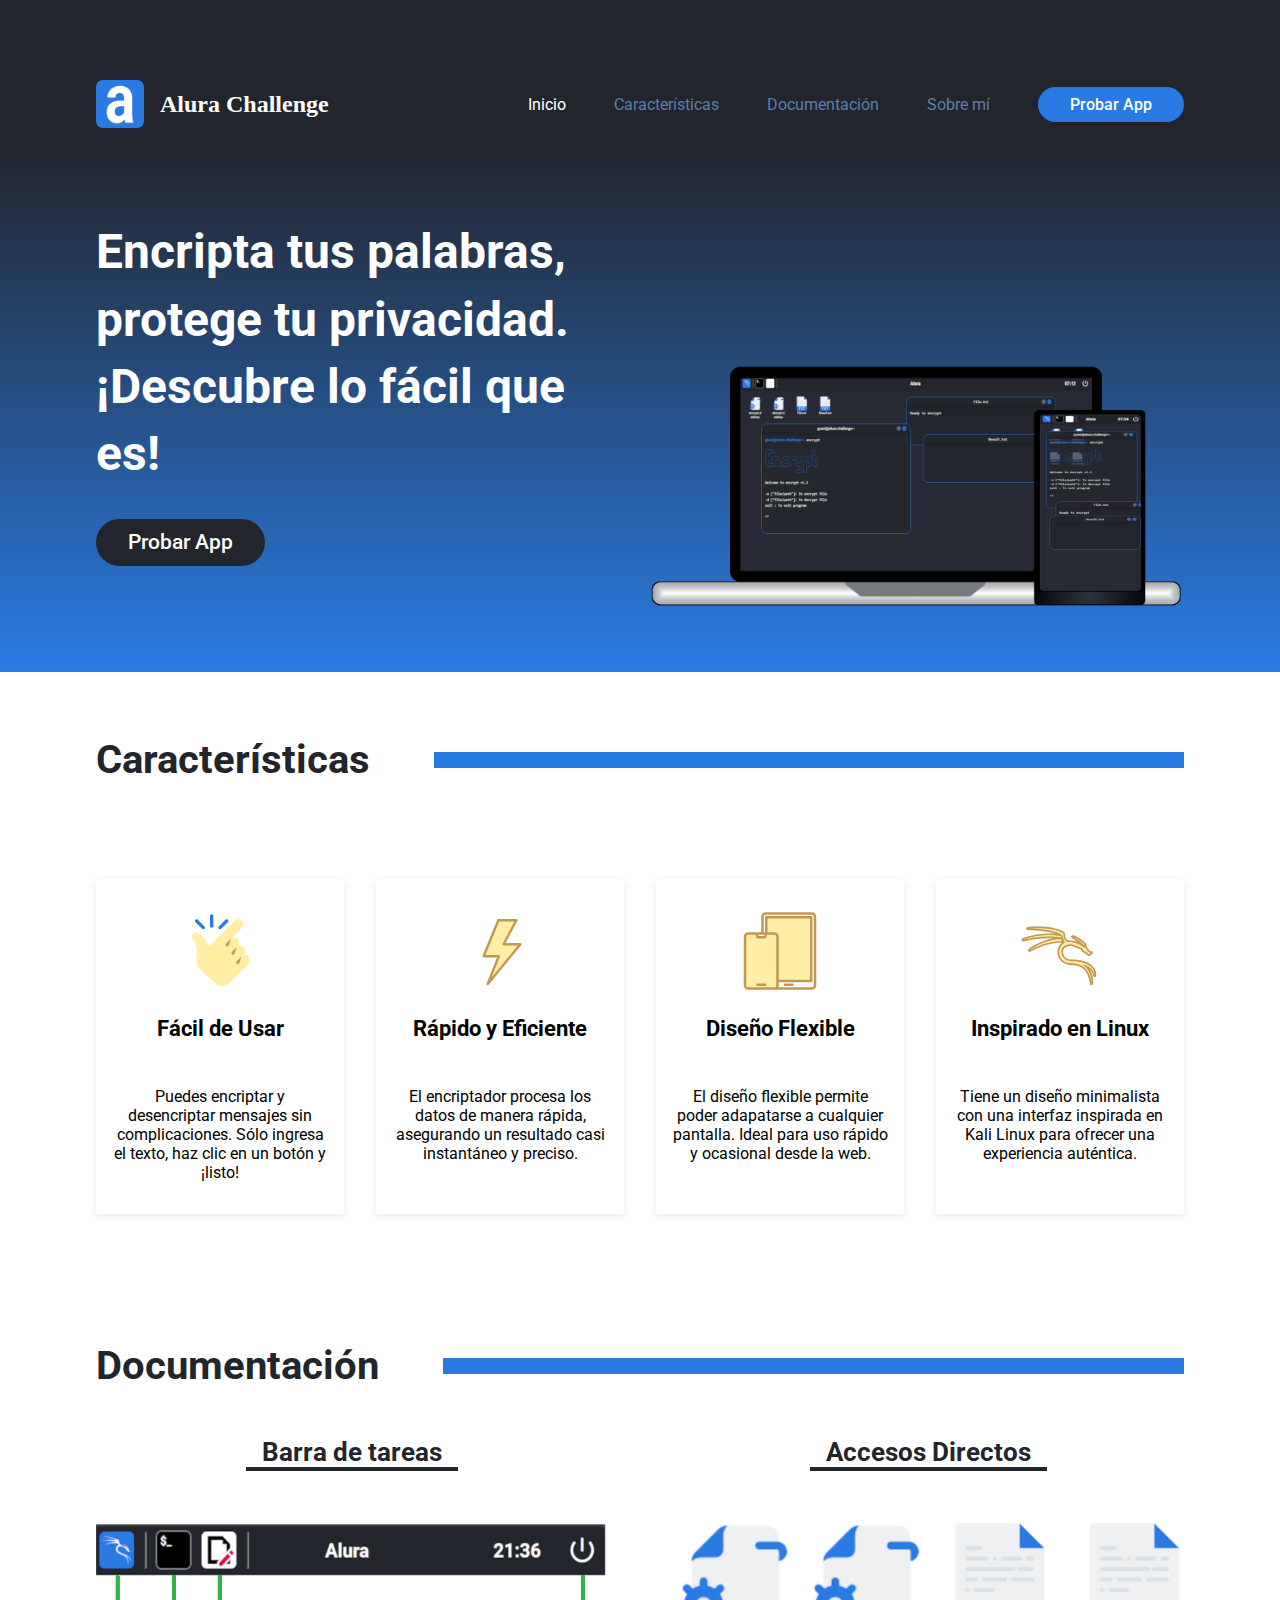
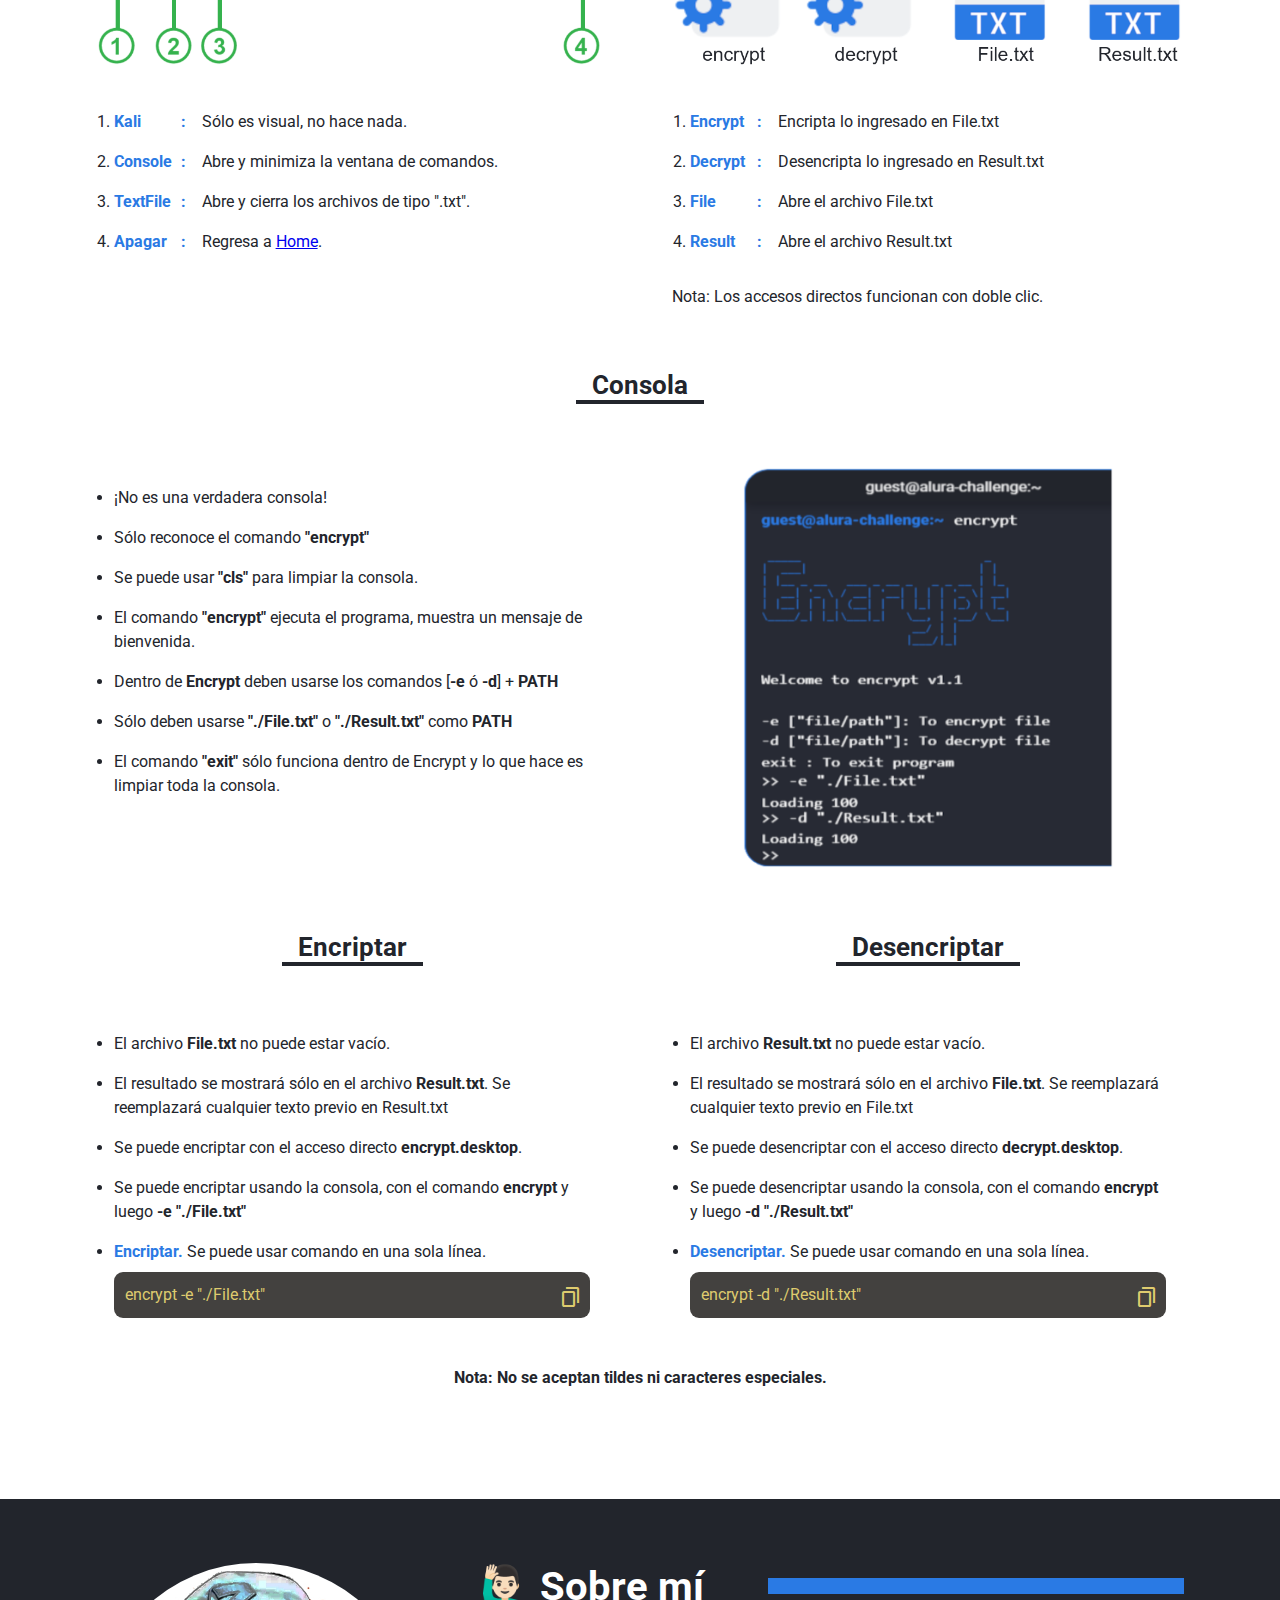
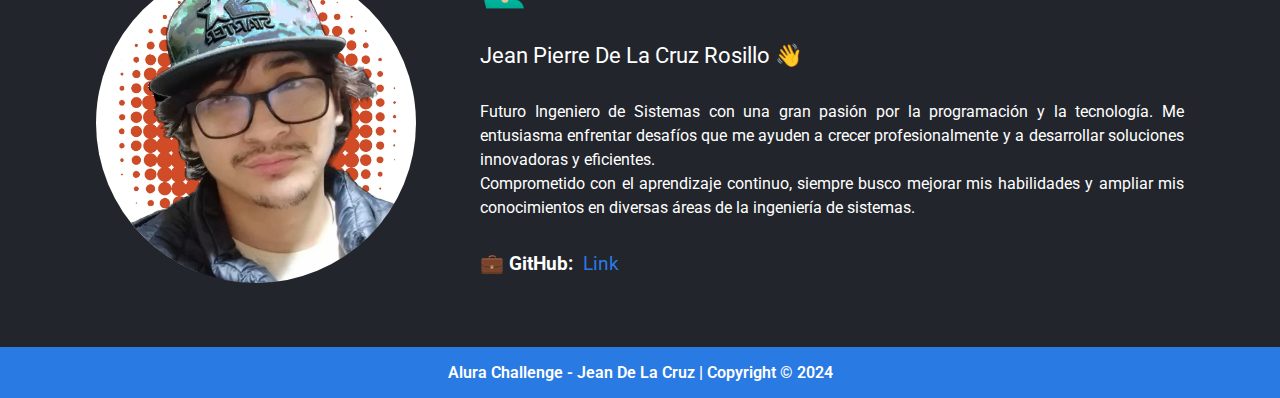
<file: index.html>
<!DOCTYPE html>
<html lang="en">

<head>
    <meta charset="UTF-8">
    <meta name="viewport" content="width=device-width, initial-scale=1.0">
    <title>Alura Challenge</title>
    <link rel="icon" type="image/x-icon" href="assets/icon.ico">
    <link rel="stylesheet" href="css/styles.css">
    <link rel="preconnect" href="https://fonts.googleapis.com">
    <link rel="preconnect" href="https://fonts.gstatic.com" crossorigin>
    <link
        href="https://fonts.googleapis.com/css2?family=Roboto:ital,wght@0,100;0,300;0,400;0,500;0,700;0,900;1,100;1,300;1,400;1,500;1,700;1,900&display=swap"
        rel="stylesheet">
    <link rel="stylesheet"
        href="https://fonts.googleapis.com/css2?family=Material+Symbols+Outlined:opsz,wght,FILL,GRAD@20..48,100..700,0..1,-50..200" />
</head>

<body class="flex flex-column no-display relative">
    <div class="absolute bg-color-primary"
        style="height: 10rem; width: 100%; box-sizing: border-box; z-index: -2;">
    </div>
    <header class="flex no-select bg-color-primary">
        <div class="container flex color-white">
            <div class="logo-container flex flex-center">
                <div class="logo btn-ico bg-img"></div>
                <h1>Alura Challenge</h1>
            </div>
            <input type="checkbox" id="checkToggleSidebar" class="no-display">
            <label for="checkToggleSidebar" class="overlay"></label>
            <nav class="navbar-responsive flex flex-column">
                <label for="checkToggleSidebar" class=" btn-close color-primary" ><span class="material-symbols-outlined">close</span></label>
                <ul class="flex">
                    <li class="flex"><a class="color-default-a" href="#secHome">Inicio</a></li>
                    <li class="flex"><a class="color-default-a" href="#secFeatures">Características</a></li>
                    <li class="flex"><a class="color-default-a" href="#secDocs">Documentación</a></li>
                    <li class="flex"><a class="color-default-a" href="#aboutMe">Sobre mí</a></li>
                    <li class="flex"><a class="btn-primary color-white pointer" href="app/app.html">Probar app</a></li>
                </ul>
            </nav>
            <label for="checkToggleSidebar" class="btn-toggle-sidebar">
                <span class="material-symbols-outlined">
                    menu
                    </span>
            </label>
        </div>
    </header>

    <main class="flex flex-column">
        <section id="secHome" class="flex flex-center bg-color-primary ">
            <div class="container grid color-white">
                <div class="div-slogan flex flex-column">
                    <h1>Encripta tus palabras, protege tu privacidad. ¡Descubre lo fácil que es!</h1>
                    <a href="app/app.html" class="btn-primary color-white pointer">Probar App</a>
                </div>
                <div class="div-img flex">
                    <div class="bg-img"></div>
                </div>
            </div>
        </section>
        <section id="secFeatures" class="flex flex-center">
            <div class="container">
                <div class="section-title flex color-primary">
                    <h1>Características</h1>
                    <div class="bar"></div>
                </div>
                <div class="grid-cards grid">
                    <div class="card-container flex flex-column">
                        <div class="card-icon btn-ico bg-img easy"></div>
                        <div class="card-title">
                            <h3>Fácil de Usar</h3>
                        </div>
                        <div class="card-content">
                            <p>Puedes encriptar y desencriptar mensajes sin complicaciones. Sólo ingresa el texto, haz
                                clic en un botón y ¡listo!</p>
                        </div>
                    </div>
                    <div class="card-container flex flex-column">
                        <div class="card-icon btn-ico bg-img fast"></div>
                        <div class="card-title">
                            <h3>Rápido y Eficiente</h3>
                        </div>
                        <div class="card-content">
                            <p>El encriptador procesa los datos de manera rápida, asegurando un resultado casi
                                instantáneo y preciso.</p>
                        </div>
                    </div>
                    <div class="card-container flex flex-column">
                        <div class="card-icon btn-ico bg-img responsive"></div>
                        <div class="card-title">
                            <h3>Diseño Flexible</h3>
                        </div>
                        <div class="card-content">
                            <p>El diseño flexible permite poder adapatarse a cualquier pantalla. Ideal para uso rápido y
                                ocasional desde la web.</p>
                        </div>
                    </div>
                    <div class="card-container flex flex-column">
                        <div class="card-icon btn-ico bg-img kali"></div>
                        <div class="card-title">
                            <h3>Inspirado en Linux</h3>
                        </div>
                        <div class="card-content">
                            <p>Tiene un diseño minimalista con una interfaz inspirada en Kali Linux para ofrecer una
                                experiencia auténtica.</p>
                        </div>
                    </div>
                </div>
            </div>
        </section>
        <section id="secDocs" class="flex flex-center color-primary">
            <div class="container flex flex-column">
                <div class="section-title flex color-primary">
                    <h1>Documentación</h1>
                    <div class="bar"></div>
                </div>
                <div class="grid">
                    <div class="left-side flex flex-column">
                        <h3 class="subtitle">Barra de tareas</h3>
                        <div class="img-container">
                            <img src="assets/images/docs/taskbar-icons.png" alt="docs-icons" width="100%">
                        </div>
                        <ol class="flex flex-column">
                            <li>
                                <div class="item flex flex-row"><strong
                                        class="color-alura flex flex-row"><span>Kali</span><span>:</span></strong>
                                    <p>Sólo es visual, no hace nada.</p>
                                </div>
                            </li>
                            <li>
                                <div class="item flex flex-row"><strong
                                        class="color-alura flex flex-row"><span>Console</span><span>:</span></strong>
                                    <p>Abre y minimiza la ventana de comandos.</p>
                                </div>
                            </li>
                            <li>
                                <div class="item flex flex-row"><strong
                                        class="color-alura flex flex-row"><span>TextFile</span><span>:</span></strong>
                                    <p>Abre y cierra los archivos de tipo ".txt".</p>
                                </div>
                            </li>
                            <li>
                                <div class="item flex flex-row"><strong
                                        class="color-alura flex flex-row"><span>Apagar</span><span>:</span></strong>
                                    <p>Regresa a <a href="#">Home</a>.</p>
                                </div>
                            </li>
                        </ol>
                    </div>

                    <div class="right-side flex flex-column">
                        <h3 class="subtitle">Accesos Directos</h3>
                        <div class="img-container">
                            <img src="assets/images/docs/shorcuts.png" alt="shortcuts" width="100%">
                        </div>
                        <ol class="flex flex-column">
                            <li>
                                <div class="item flex flex-row"><strong
                                        class="color-alura flex flex-row"><span>Encrypt</span><span>:</span></strong>
                                    <p>Encripta lo ingresado en File.txt</p>
                                </div>
                            </li>
                            <li>
                                <div class="item flex flex-row"><strong
                                        class="color-alura flex flex-row"><span>Decrypt</span><span>:</span></strong>
                                    <p>Desencripta lo ingresado en Result.txt</p>
                                </div>
                            </li>
                            <li>
                                <div class="item flex flex-row"><strong
                                        class="color-alura flex flex-row"><span>File</span><span>:</span></strong>
                                    <p>Abre el archivo File.txt</p>
                                </div>
                            </li>
                            <li>
                                <div class="item flex flex-row"><strong
                                        class="color-alura flex flex-row"><span>Result</span><span>:</span></strong>
                                    <p>Abre el archivo Result.txt</p>
                                </div>
                            </li>
                        </ol>
                        <p style="text-align: start; width: 100%;">Nota: Los accesos directos funcionan con doble clic.</p>
                    </div>
                </div>
                <div class="docs-console flex flex-column flex-center">
                    <h3 class="subtitle">Consola</h3>
                    <div class="grid">
                        <div class="left-side flex flex-column">
                            <ul class="flex flex-column">
                                <li>¡No es una verdadera consola!</li>
                                <li>Sólo reconoce el comando <strong>"encrypt"</strong></li>
                                <li>Se puede usar <strong>"cls"</strong> para limpiar la consola.</li>
                                <li>El comando <strong>"encrypt"</strong> ejecuta el programa, muestra un mensaje de bienvenida.</li>
                                <li>Dentro de <strong>Encrypt</strong> deben usarse los comandos [<strong>-e</strong> ó <strong>-d</strong>] + <strong>PATH</strong> </li>
                                <li>Sólo deben usarse <strong>"./File.txt"</strong> o <strong>"./Result.txt"</strong> como <strong>PATH</strong></li>
                                <li>El comando <strong>"exit"</strong> sólo funciona dentro de Encrypt y lo que hace es limpiar toda la consola.</li>
                            </ul>
                        </div>
                        <div class="right-side flex flex-column flex-center">
                            <img src="assets/images/docs/docs-console1.png" alt="docs-console" width="100%">
                        </div>
                    </div>
                </div>
                <div class="docs-console flex flex-column flex-center">
                    <div class="grid">
                        <div class="left-side flex flex-column">
                            <h3 class="subtitle">Encriptar</h3>
                            <ul class="flex flex-column">
                                <li>El archivo <strong>File.txt</strong> no puede estar vacío.</li>
                                <li>El resultado se mostrará sólo en el archivo <strong>Result.txt</strong>. Se reemplazará cualquier texto previo en Result.txt</li>
                                <li>Se puede encriptar con el acceso directo <strong>encrypt.desktop</strong>.</li>
                                <li>Se puede encriptar usando la consola, con el comando <strong>encrypt</strong> y luego <strong>-e "./File.txt"</strong></li>
                                <li><strong><span class="color-alura">Encriptar.</span></strong>&nbsp;Se puede usar comando en una sola línea.<br>
                                    <div class="bash flex color-bash relative">
                                        
                                        <button title="copiar" class="copy-symbol absolute no-decoration-box color-bash">
                                            <span class="material-symbols-outlined">
                                                content_copy
                                                </span>
                                        </button>
                                    <code>
                                        encrypt -e "./File.txt"</code></div>
                                    </li>
                            </ul>
                        </div>
                        <div class="right-side flex flex-column">
                            <h3 class="subtitle">Desencriptar</h3>
                            <ul class="flex flex-column">
                                <li>El archivo <strong>Result.txt</strong> no puede estar vacío.</li>
                                <li>El resultado se mostrará sólo en el archivo <strong>File.txt</strong>. Se reemplazará cualquier texto previo en File.txt</li>
                                <li>Se puede desencriptar con el acceso directo <strong>decrypt.desktop</strong>.</li>
                                <li>Se puede desencriptar usando la consola, con el comando <strong>encrypt</strong> y luego <strong>-d "./Result.txt"</strong></li>
                                <li><strong><span class="color-alura">Desencriptar.</span></strong>&nbsp;Se puede usar comando en una sola línea.<br>
                                    <div class="bash flex relative color-bash">
                                        <button class="copy-symbol absolute no-decoration-box color-bash">
                                        <span class="material-symbols-outlined">
                                            content_copy
                                            </span>
                                        </button>
                                    <code>encrypt -d "./Result.txt"</code></div>
                                    </li>
                            </ul>
                        </div>
                    </div>
                    <label><strong>Nota: No se aceptan tildes ni caracteres especiales.</strong></label>
                </div>

            </div>
        </section>
        <section id="aboutMe" class="flex flex-center bg-color-primary">
            <div class="container grid">
                    
                        <div class="left-side flex flex-column flex-center">
                            <div class="bg-img me-img btn-ico"></div>
                        </div>
                        <div class="right-side flex flex-column color-white">
                            <div class="section-title flex">
                                <h1>🙋🏻‍♂️ Sobre mí</h1>
                                <div class="bar"></div>
                            </div>
                            <label class="name">Jean Pierre De La Cruz Rosillo 👋</label>
                            <p>Futuro Ingeniero de Sistemas con una gran pasión por la programación y la tecnología. Me entusiasma enfrentar desafíos que me ayuden a crecer profesionalmente y a desarrollar soluciones innovadoras y eficientes.
                                <br>Comprometido con el aprendizaje continuo, siempre busco mejorar mis habilidades y ampliar mis conocimientos en diversas áreas de la ingeniería de sistemas.
                            </p>
                            <label class="github">💼 <strong>GitHub:</strong>&nbsp;&nbsp;<a class="color-alura" href="https://github.com/jean-dlcr">Link</a></label>
                        </div>
                    </div>
                    
                
            </div>


        </section>
    </main>
    <footer class="flex flex-center"><label class="color-white">Alura Challenge - Jean De La Cruz | Copyright &copy; 2024</label></footer>
    <script src="js/index.js" type="module"></script>
    <script>

    </script>
</body>

</html>
</file>
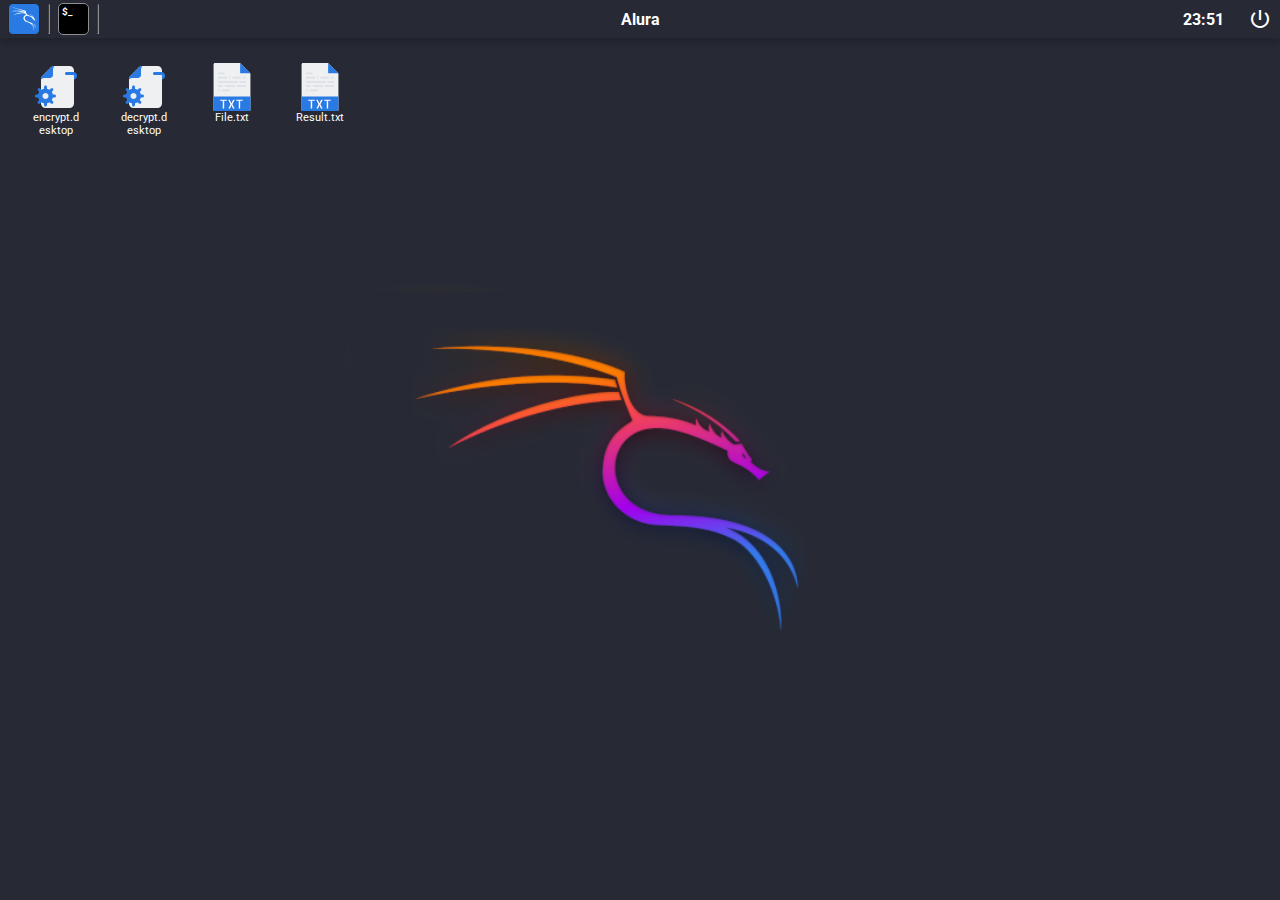
<file: app/app.html>
<!DOCTYPE html>
<html lang="en">

<head>
    <meta charset="UTF-8">
    <meta name="viewport" content="width=device-width, initial-scale=1.0">
    <title>Alura System</title>
    <link rel="icon" type="image/x-icon" href="../assets/icon.ico">
    <link rel="stylesheet" href="./css/styles.css">
    <link rel="preconnect" href="https://fonts.googleapis.com">
    <link rel="preconnect" href="https://fonts.gstatic.com" crossorigin>
    <link
        href="https://fonts.googleapis.com/css2?family=Roboto:ital,wght@0,100;0,300;0,400;0,500;0,700;0,900;1,100;1,300;1,400;1,500;1,700;1,900&display=swap"
        rel="stylesheet">
    <link rel="stylesheet"
        href="https://fonts.googleapis.com/css2?family=Material+Symbols+Outlined:opsz,wght,FILL,GRAD@20..48,100..700,0..1,-50..200" />
</head>

<body class="flex flex-column no-display relative">
    <header class="flex relative no-select color-white">
        <label class="alura-text absolute no-select">Alura</label>
        <div class="shortcuts-taskbar flex flex-row">
            <div class="btn-ico flex pinned-icon logo">
                <div class="img bg-img btn-ico"></div>
            </div>
            <div class="vertical-line"></div>
            <button id="btnIcon_console" class="btn-ico flex pinned-icon console color-white"><label>$_</label></button>
            <button id="btnIcon_filetext" class="btn-ico flex pinned-icon text" style="display: none;">
                <div class="bg-img img btn-ico"></div>
            </button>
            <div class="vertical-line"></div>
        </div>
        <div class="right-side-taskbar flex">
            <div class="time no-select"><label id="timer"></label></div>
            <a class="pointer flex flex-center" href="../index.html">
                <span class="material-symbols-outlined color-white no-select">power_settings_new</span>
            </a>
        </div>
    </header>
    <main class="bg-img relative">

        <div class="shortcuts flex color-white no-select">
            <button id="btnDesktop_encrypt" class="no-decoration-box flex flex-column flex-center color-white">
                <div class="img bg-img btn-ico pinned-icon script-icon"></div>
                <p>encrypt.desktop</p>
            </button>
            <button id="btnDesktop_decrypt" class="no-decoration-box flex flex-column flex-center color-white">
                <div class="img bg-img btn-ico pinned-icon script-icon"></div>
                <p>decrypt.desktop</p>
            </button>
            <button id="btnDesktop_fileText" class="no-decoration-box flex-column flex-center color-white">
                <div class="img bg-img btn-ico pinned-icon textfile-icon"></div>
                <p>File.txt</p>
            </button>

            <button id="btnDesktop_resultText" class="no-decoration-box flex-column flex-center color-white">
                <div class="img bg-img btn-ico pinned-icon textfile-icon"></div>
                <p>Result.txt</p></label>
            </button>


        </div>

        <div id="consoleBox" class="window-container absolute flex flex-column no-select">
            <div id="consoleHeader" class="window-header color-white relative flex bg-color-primary">
                <label class="absolute label-user"></label>
                <div class="flex btns-container">
                    <button id="btnMinimizeConsole" class="no-decoration-box flex flex-center btn-ico pointer">
                        <span class="material-symbols-outlined">
                            remove
                        </span>
                    </button>

                    <button id="btnCloseConsole" class="flex flex-center btn-ico pointer btn-close">
                        <span class="material-symbols-outlined">
                            close
                        </span>
                    </button>

                </div>
            </div>
            <div class="window-content color-white">
                <div class="console-row flex flex-column">
                    <div class="flex" style="column-gap: 0.5rem;">
                        <label class="label-user color-alura"></label>
                        <input id="startInputConsoleRow" class="no-decoration-box" type="text" spellcheck="false"
                            autocomplete="off" />
                    </div>
                    <label class="no-display flex"></label>
                </div>
                <div id="encryptWelcomeMessage" class="encrypt-welcome no-display">
                    <div class="console-row">
                        <pre>
 _____                            _   
|  ___|                          | |  
| |__ _ __   ___ _ __ _   _ _ __ | |_ 
|  __| '_ \ / __| '__| | | | '_ \| __|
| |__| | | | (__| |  | |_| | |_) | |_ 
\____/_| |_|\___|_|   \__, | .__/ \__|
                       __/ | |        
                      |___/|_|        
      
                               </pre>
                    </div>
                    <div class="console-row">
                        <p class="encrypt-instructions">Welcome to encrypt v1.1<br><br>
                            -e ["file/path"]: To encrypt file<br>
                            -d ["file/path"]: To decrypt file<br>
                            exit &#9;: To exit program<br>
                        </p>
                    </div>
                </div>
            </div>
        </div>

        <div id="fileBoxFile" class="filebox window-container absolute flex flex-column no-select bg-color-primary">
            <div id="fileBoxFile_header" class="window-header color-white relative flex bg-color-primary">
                <label class="absolute">File.txt</label>
                <div class="flex btns-container">
                    <button id="btnMinimizeFileText_File" class="no-decoration-box flex flex-center btn-ico pointer">
                        <span class="material-symbols-outlined">
                            remove
                        </span>
                    </button>
                    <button id="btnCloseFileText_File" class="flex flex-center btn-ico pointer btn-close">
                        <span class="material-symbols-outlined">
                            close
                        </span>
                    </button>
                </div>
            </div>
            <div class="window-content flex">
                <button class="copy-symbol absolute no-decoration-box color-alura">
                    <span class="material-symbols-outlined">
                        content_copy
                    </span>
                </button>
                <textarea id="file_textarea" class="no-decoration-box color-white"></textarea>
            </div>
        </div>

        <div id="fileBoxResult" class="filebox window-container absolute flex flex-column no-select bg-color-primary">
            <div id="fileBoxResult_header" class="window-header color-white relative flex bg-color-primary">
                <label class="absolute">Result.txt</label>
                <div class="flex btns-container">
                    <button id="btnMinimizeFileText_Result" class="no-decoration-box flex flex-center btn-ico pointer">
                        <span class="material-symbols-outlined">
                            remove
                        </span>
                    </button>
                    <button id="btnCloseFileText_Result" class="flex flex-center btn-ico pointer btn-close">
                        <span class="material-symbols-outlined">
                            close
                        </span>
                    </button>
                </div>
            </div>
            <div class="window-content flex">
                <button class="copy-symbol absolute no-decoration-box color-alura">
                    <span class="material-symbols-outlined">
                        content_copy
                    </span>
                </button>
                <textarea id="result_textarea" class="no-decoration-box color-white"></textarea>
            </div>
        </div>

        <div id="alertBox" class="alertBox window-container absolute flex flex-column no-select bg-color-primary">
            <div id="alertBox_header" class="window-header color-white relative flex bg-color-primary">
                <label class="absolute">Error</label>
            </div>
            <div class="window-content flex flex-column">
                <div class="error-container flex">
                    <div class="img bg-img btn-ico pinned-icon"></div>
                    <p class="color-white"></p>
                </div>
                <button id="btnCloseAlertBox" class="no-decoration-box color-white">OK</button>
            </div>
        </div>

    </main>
<input type="checkbox" id="toogleToast" class="no-display">
<div class="toast"><label>Copied!</label></div>
    <script src="./js/index.js" type="module"></script>
    <script>

    </script>
</body>

</html>
</file>
<file: css/styles.css>
@import "./base/colors.css";
@import "./base/base.css";

@import "./components/header.css";
@import "./components/main.css";
@import "./components/secHome.css";
@import "./components/secFeatures.css";
@import "./components/secDocs.css";
@import "./components/aboutMe.css";

@import "./components/footer.css";
</file>
<file: app/css/styles.css>
@import "../../css/base/colors.css";
@import "../../css/base/base.css";
@import "./components/actions_animations.css";
@import "./components/header.css";
@import "./components/desktop.css";
@import "./components/console.css";
@import "./components/filetext.css";
@import "./components/toast.css";

:root{
    --box-shadow: 0 4px 8px rgba(0, 0, 0, 0.2);
    --br-console-window: 20px;
    --header-height: 38px;
    --console-user: "guest@alura-challenge:~";
}

html, body{
    height: 100vh;
    width: 100vw;
    overflow-x: hidden;
    overflow-y: auto;
}

main.bg-img{
    background-image: url(../assets/images/kali-bg.png);
}

main{
    margin-top: 25px;
}

body{
    background-color: rgb(var(--bg-color));
}
</file>
